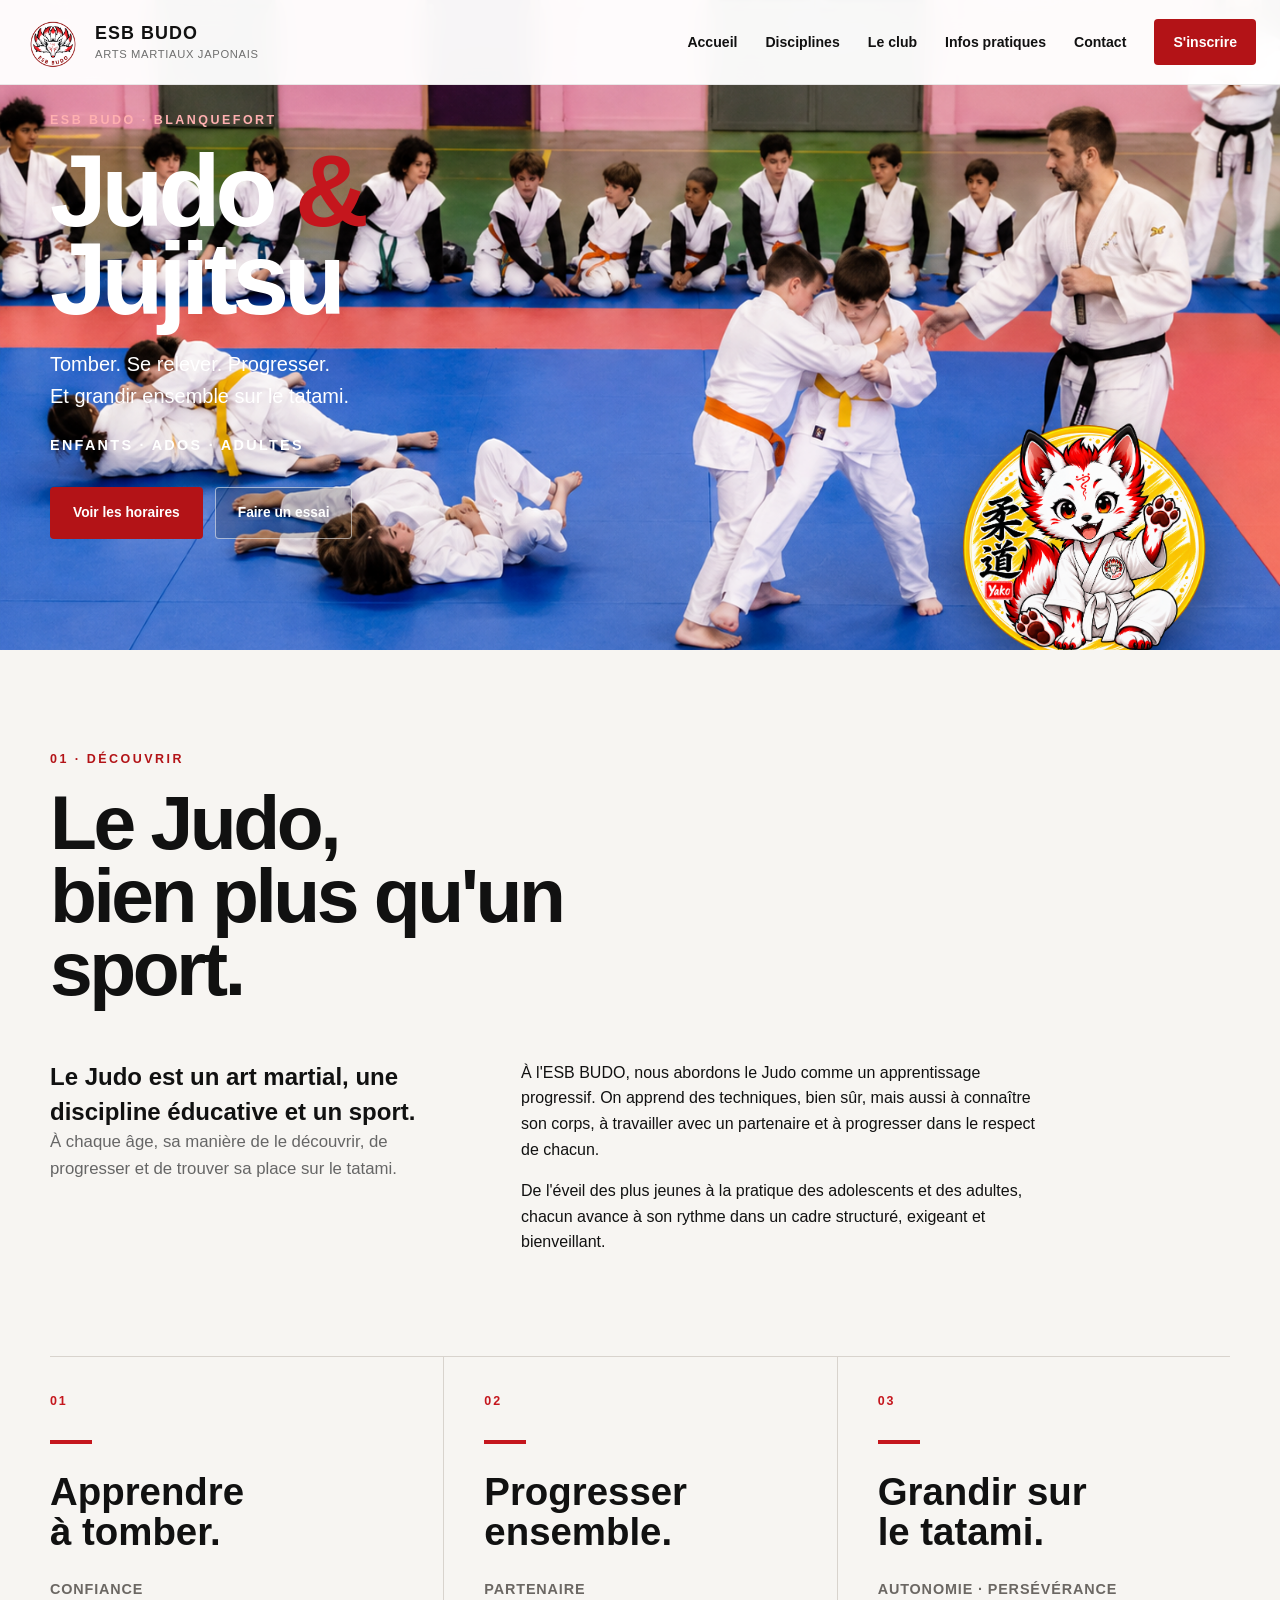
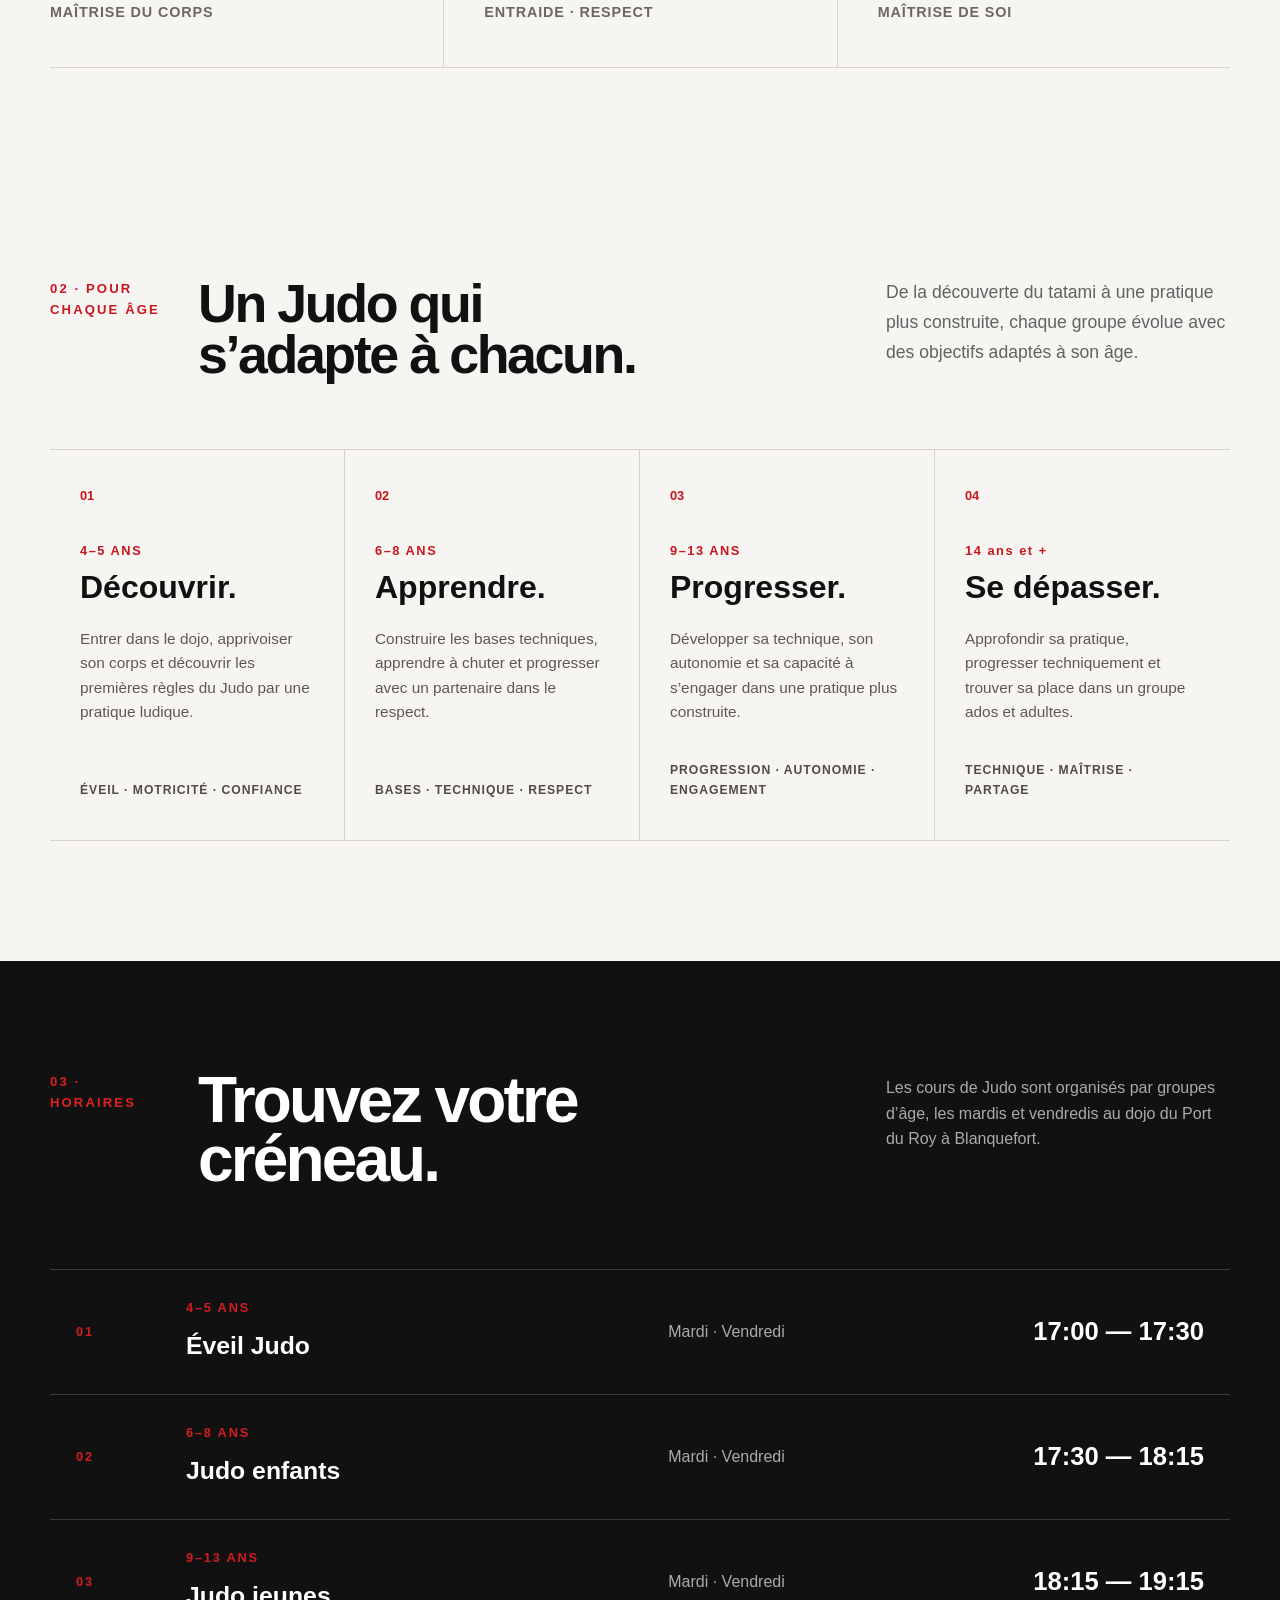
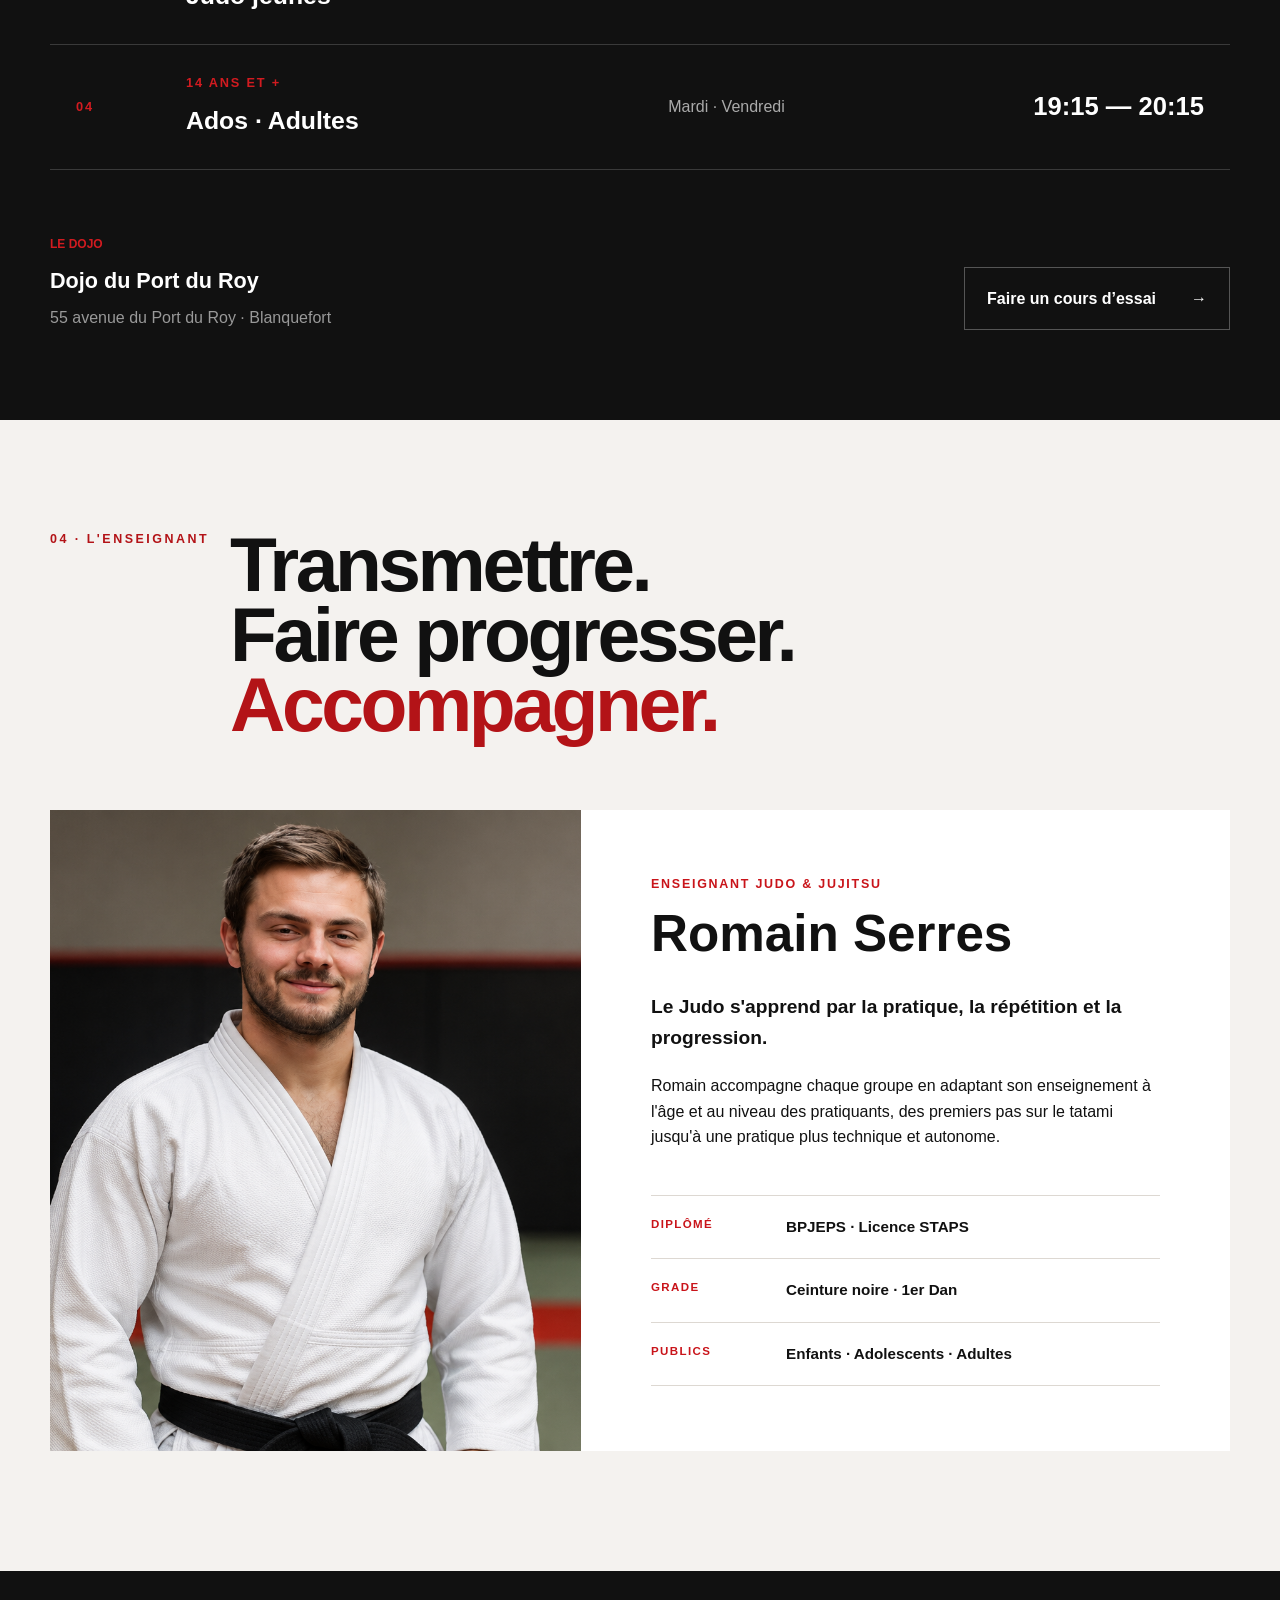
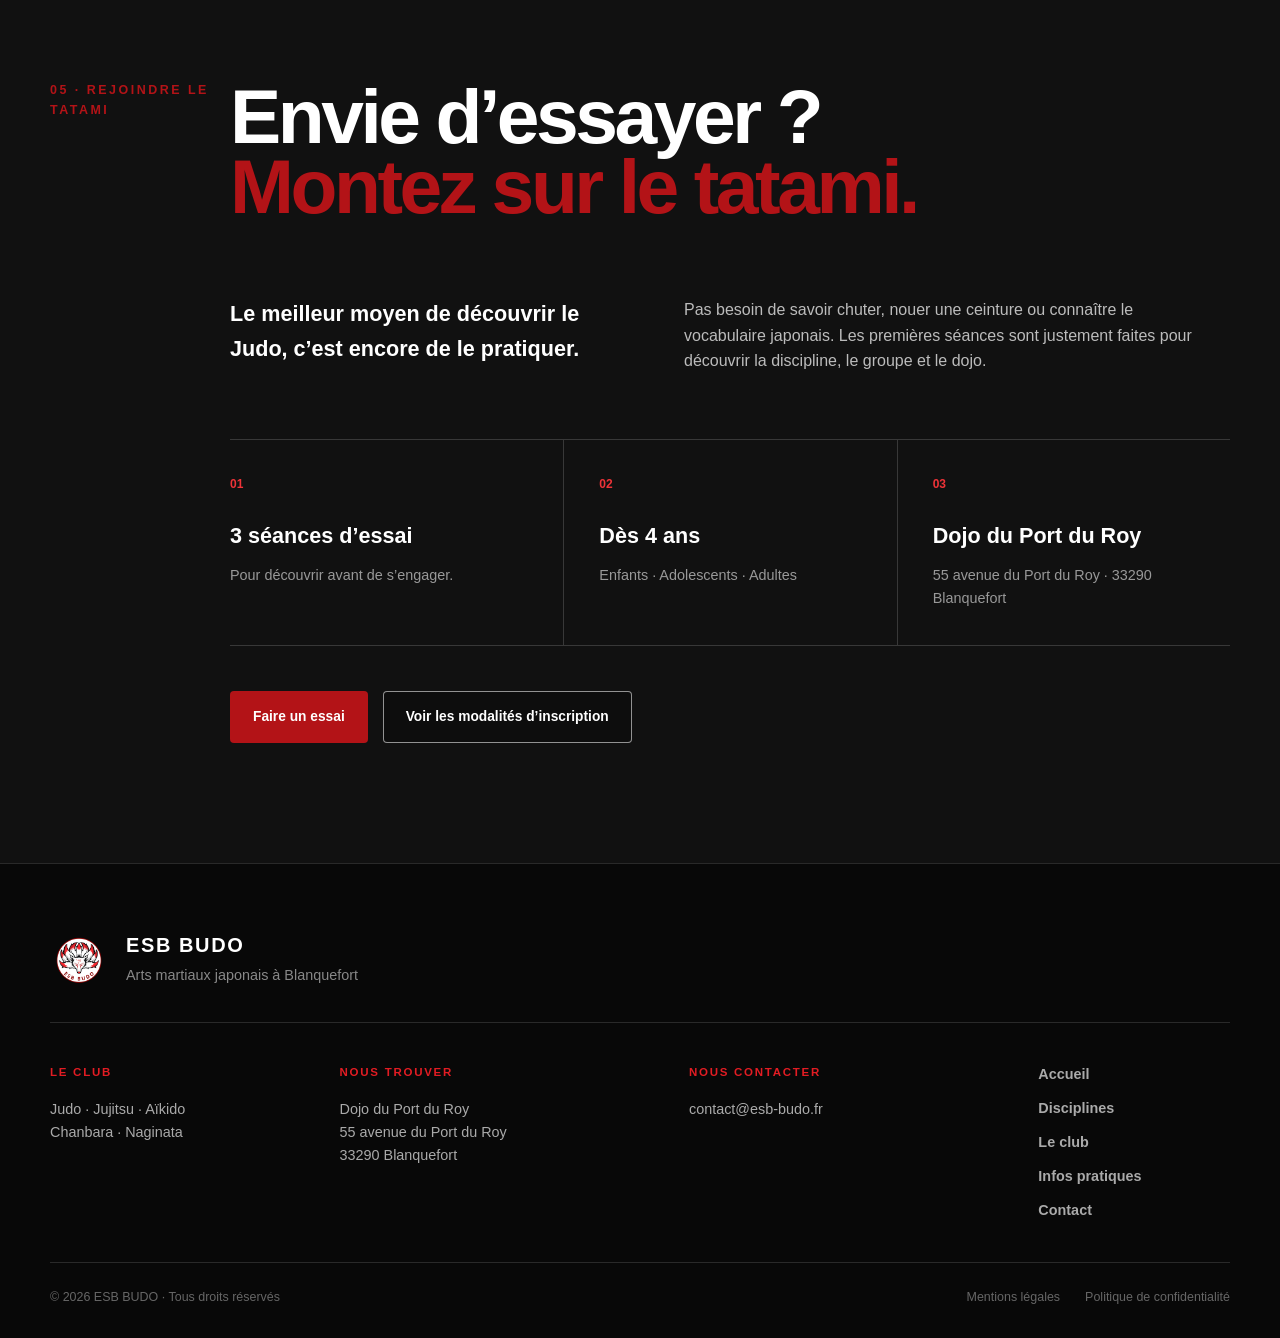
<file: judo.html>
<!DOCTYPE html>
<html lang="fr">
<head>
    <meta charset="UTF-8">
    <meta name="viewport" content="width=device-width, initial-scale=1.0">

    <title>Judo & Jujitsu à Blanquefort | ESB BUDO</title>
    <meta name="description"
          content="Découvrez le Judo et le Jujitsu à l'ESB BUDO à Blanquefort. Cours pour enfants, adolescents et adultes.">

    <link rel="stylesheet" href="assets/css/style.css">
</head>

<body>

    <!-- =========================
         EN-TÊTE
    ========================== -->
    <header class="site-header">
        <div class="header-inner">

            <a class="brand" href="index.html" aria-label="ESB BUDO - Accueil">
                <img
                    src="assets/images/logo/logo-esb-budo.png"
                    alt="Logo ESB BUDO"
                    class="brand-logo"
                >
                <div class="brand-text">
                    <strong>ESB BUDO</strong>
                    <span>ARTS MARTIAUX JAPONAIS</span>
                </div>
            </a>

            <button
                class="menu-toggle"
                type="button"
                aria-label="Ouvrir le menu"
                aria-expanded="false">
                <span></span>
                <span></span>
                <span></span>
            </button>

            <nav class="main-nav" aria-label="Navigation principale">
                <a href="index.html">Accueil</a>
                <a href="index.html#disciplines">Disciplines</a>
                <a href="index.html#club">Le club</a>
                <a href="index.html#infos">Infos pratiques</a>
                <a href="index.html#contact">Contact</a>
                <a href="index.html#inscription" class="nav-cta">S'inscrire</a>
            </nav>

        </div>
    </header>


    <main>

        <!-- =========================
             HERO JUDO
        ========================== -->
        <section class="discipline-hero discipline-hero-judo">

            <div class="discipline-hero-overlay"></div>

            <div class="container discipline-hero-content">

                <div class="discipline-hero-text">

                    <p class="eyebrow">ESB BUDO · BLANQUEFORT</p>

                    <h1>
                        Judo <span>&</span><br>
                        Jujitsu
                    </h1>

                    <p class="discipline-hero-intro">
                        Tomber. Se relever. Progresser.
                        <br>
                        Et grandir ensemble sur le tatami.
                    </p>

                    <p class="discipline-hero-public">
                        ENFANTS · ADOS · ADULTES
                    </p>

                    <div class="hero-actions">
                        <a href="#horaires" class="btn btn-primary">
                            Voir les horaires
                        </a>

                        <a href="#essai" class="btn btn-secondary">
                            Faire un essai
                        </a>
                    </div>

                </div>

                <img
                    src="assets/images/mascottes/mascotte-judo-yako.png"
                    alt=""
                    class="discipline-hero-mascot"
                    aria-hidden="true"
                >

            </div>

        </section>


       <!-- =========================
            01 · DÉCOUVRIR LE JUDO
        ========================== -->
        <section class="section discipline-intro">

            <div class="container">

                <p class="section-kicker">01 · DÉCOUVRIR</p>

                <h2>
                    Le Judo,<br>
                    bien plus qu'un sport.
                </h2>

                <div class="discipline-intro-grid">

                    <div class="discipline-intro-lead">
                        <p class="lead">
                            Le Judo est un art martial, une discipline éducative
                            et un sport.
                        </p>

                        <p>
                            À chaque âge, sa manière de le découvrir,
                            de progresser et de trouver sa place sur le tatami.
                        </p>
                    </div>

                    <div class="discipline-intro-copy">

                        <p>
                            À l'ESB BUDO, nous abordons le Judo comme un apprentissage
                            progressif. On apprend des techniques, bien sûr, mais aussi
                            à connaître son corps, à travailler avec un partenaire
                            et à progresser dans le respect de chacun.
                        </p>

                        <p>
                            De l'éveil des plus jeunes à la pratique des adolescents
                            et des adultes, chacun avance à son rythme dans un cadre
                            structuré, exigeant et bienveillant.
                        </p>

                    </div>

                </div>


                <!-- LES 3 PILIERS -->
                <div class="judo-values">

                    <article class="judo-value">
                        <span class="judo-value-number">01</span>

                        <div class="judo-value-line"></div>

                        <h3>Apprendre<br>à tomber.</h3>

                        <p>
                            Confiance<br>
                            Maîtrise du corps
                        </p>
                    </article>


                    <article class="judo-value">
                        <span class="judo-value-number">02</span>

                        <div class="judo-value-line"></div>

                        <h3>Progresser<br>ensemble.</h3>

                        <p>
                            Partenaire<br>
                            Entraide · Respect
                        </p>
                    </article>


                    <article class="judo-value">
                        <span class="judo-value-number">03</span>

                        <div class="judo-value-line"></div>

                        <h3>Grandir sur<br>le tatami.</h3>

                        <p>
                            Autonomie · Persévérance<br>
                            Maîtrise de soi
                        </p>
                    </article>

                </div>

            </div>

        </section>

        <!-- =========================
            02 · UN JUDO POUR CHAQUE ÂGE
        ========================= -->
        <section class="judo-ages" id="publics">
            <div class="page-container">

                <div class="section-heading">
                    <span class="section-number">02 · POUR CHAQUE ÂGE</span>
                    <h2>Un Judo qui<br>s’adapte à chacun.</h2>
                    <p>
                        De la découverte du tatami à une pratique plus construite,
                        chaque groupe évolue avec des objectifs adaptés à son âge.
                    </p>
                </div>

                <div class="judo-age-grid">

                    <article class="judo-age-card">
                        <span class="judo-age-number">01</span>
                        <div class="judo-age-range">4–5 ANS</div>
                        <h3>Découvrir.</h3>
                        <p>
                            Entrer dans le dojo, apprivoiser son corps et découvrir
                            les premières règles du Judo par une pratique ludique.
                        </p>
                        <span class="judo-age-keywords">
                            ÉVEIL · MOTRICITÉ · CONFIANCE
                        </span>
                    </article>

                    <article class="judo-age-card">
                        <span class="judo-age-number">02</span>
                        <div class="judo-age-range">6–8 ANS</div>
                        <h3>Apprendre.</h3>
                        <p>
                            Construire les bases techniques, apprendre à chuter
                            et progresser avec un partenaire dans le respect.
                        </p>
                        <span class="judo-age-keywords">
                            BASES · TECHNIQUE · RESPECT
                        </span>
                    </article>

                    <article class="judo-age-card">
                        <span class="judo-age-number">03</span>
                        <div class="judo-age-range">9–13 ANS</div>
                        <h3>Progresser.</h3>
                        <p>
                            Développer sa technique, son autonomie et sa capacité
                            à s’engager dans une pratique plus construite.
                        </p>
                        <span class="judo-age-keywords">
                            PROGRESSION · AUTONOMIE · ENGAGEMENT
                        </span>
                    </article>

                    <article class="judo-age-card">
                        <span class="judo-age-number">04</span>
                        <div class="judo-age-range">14 ans et +</div>
                        <h3>Se dépasser.</h3>
                        <p>
                            Approfondir sa pratique, progresser techniquement
                            et trouver sa place dans un groupe ados et adultes.
                        </p>
                        <span class="judo-age-keywords">
                            TECHNIQUE · MAÎTRISE · PARTAGE
                        </span>
                    </article>

                </div>

            </div>
        </section>

        <!-- =========================
            03 · HORAIRES
        ========================= -->
        <section class="judo-schedule" id="horaires">
            <div class="page-container">

                <div class="schedule-heading">
                    <span class="schedule-number">03 · HORAIRES</span>

                    <h2>Trouvez votre<br>créneau.</h2>

                    <p>
                        Les cours de Judo sont organisés par groupes d’âge,
                        les mardis et vendredis au dojo du Port du Roy à Blanquefort.
                    </p>
                </div>

                <div class="schedule-list">

                    <div class="schedule-row">
                        <span class="schedule-index">01</span>

                        <div class="schedule-public">
                            <span class="schedule-age">4–5 ANS</span>
                            <strong>Éveil Judo</strong>
                        </div>

                        <div class="schedule-days">
                            Mardi · Vendredi
                        </div>

                        <time class="schedule-time">
                            17:00 — 17:30
                        </time>
                    </div>

                    <div class="schedule-row">
                        <span class="schedule-index">02</span>

                        <div class="schedule-public">
                            <span class="schedule-age">6–8 ANS</span>
                            <strong>Judo enfants</strong>
                        </div>

                        <div class="schedule-days">
                            Mardi · Vendredi
                        </div>

                        <time class="schedule-time">
                            17:30 — 18:15
                        </time>
                    </div>

                    <div class="schedule-row">
                        <span class="schedule-index">03</span>

                        <div class="schedule-public">
                            <span class="schedule-age">9–13 ANS</span>
                            <strong>Judo jeunes</strong>
                        </div>

                        <div class="schedule-days">
                            Mardi · Vendredi
                        </div>

                        <time class="schedule-time">
                            18:15 — 19:15
                        </time>
                    </div>

                    <div class="schedule-row">
                        <span class="schedule-index">04</span>

                        <div class="schedule-public">
                            <span class="schedule-age">14 ANS ET +</span>
                            <strong>Ados · Adultes</strong>
                        </div>

                        <div class="schedule-days">
                            Mardi · Vendredi
                        </div>

                        <time class="schedule-time">
                            19:15 — 20:15
                        </time>
                    </div>

                </div>

                <div class="schedule-footer">

                    <div class="schedule-location">
                        <span>LE DOJO</span>
                        <strong>Dojo du Port du Roy</strong>
                        <p>55 avenue du Port du Roy · Blanquefort</p>
                    </div>

                    <a href="#essai" class="schedule-cta">
                        Faire un cours d’essai
                        <span aria-hidden="true">→</span>
                    </a>

                </div>

            </div>
        </section>

        <!-- =========================
            04 · L'ENSEIGNANT
        ========================= -->
        <section class="judo-teacher" id="enseignant">
        <div class="judo-teacher-inner">

            <div class="judo-teacher-heading">
            <span class="section-kicker">04 · L'ENSEIGNANT</span>

            <h2>
                Transmettre.<br>
                Faire progresser.<br>
                <span>Accompagner.</span>
            </h2>
            </div>

            <div class="judo-teacher-profile">

            <div class="judo-teacher-visual">
                <img
                src="assets/images/judo/Romain SERRES-prof-judo.png"
                alt=""
                class="judo-teacher-mascot"
                >
            </div>

            <div class="judo-teacher-content">
                <p class="judo-teacher-role">ENSEIGNANT JUDO &amp; JUJITSU</p>

                <h3>Romain Serres</h3>

                <p class="judo-teacher-intro">
                Le Judo s'apprend par la pratique, la répétition et la progression.
                </p>

                <p>
                Romain accompagne chaque groupe en adaptant son enseignement
                à l'âge et au niveau des pratiquants, des premiers pas sur le
                tatami jusqu'à une pratique plus technique et autonome.
                </p>

                <div class="judo-teacher-details">

                <div class="teacher-detail">
                    <span>DIPLÔMÉ</span>
                    <strong>BPJEPS · Licence STAPS</strong>
                </div>

                <div class="teacher-detail">
                    <span>GRADE</span>
                    <strong>Ceinture noire · 1er Dan</strong>
                </div>

                <div class="teacher-detail">
                    <span>PUBLICS</span>
                    <strong>Enfants · Adolescents · Adultes</strong>
                </div>

                </div>
            </div>

            </div>

        </div>
        </section>

        <!-- ==========================================
            05 · REJOINDRE LE TATAMI
        =========================================== -->
        <section class="judo-join" id="essai">
        <div class="judo-join-inner">

            <div class="judo-join-heading">
            <p class="section-kicker">05 · REJOINDRE LE TATAMI</p>

            <h2>
                Envie d’essayer ?<br>
                <span>Montez sur le tatami.</span>
            </h2>
            </div>

            <div class="judo-join-content">

            <div class="judo-join-text">
                <p class="judo-join-intro">
                Le meilleur moyen de découvrir le Judo,
                c’est encore de le pratiquer.
                </p>

                <p>
                Pas besoin de savoir chuter, nouer une ceinture ou connaître
                le vocabulaire japonais. Les premières séances sont justement
                faites pour découvrir la discipline, le groupe et le dojo.
                </p>
            </div>

            <div class="judo-join-info">

                <div class="join-info-item">
                <span>01</span>
                <strong>3 séances d’essai</strong>
                <p>Pour découvrir avant de s’engager.</p>
                </div>

                <div class="join-info-item">
                <span>02</span>
                <strong>Dès 4 ans</strong>
                <p>Enfants · Adolescents · Adultes</p>
                </div>

                <div class="join-info-item">
                <span>03</span>
                <strong>Dojo du Port du Roy</strong>
                <p>55 avenue du Port du Roy · 33290 Blanquefort</p>
                </div>

            </div>

            <div class="judo-join-actions">
                <a href="#" class="btn btn-light">Faire un essai</a>
                <a href="#" class="btn btn-outline-light">
                Voir les modalités d’inscription
                </a>
            </div>

            </div>

        </div>
        </section>


        <!-- ==========================================
            FOOTER
        =========================================== -->
        <footer class="site-footer">
        <div class="footer-inner">

            <div class="footer-brand">
            <img
                src="assets/images/logo/logo-esb-budo.png"
                alt="Logo ESB BUDO"
            >

            <div>
                <strong>ESB BUDO</strong>
                <span>Arts martiaux japonais à Blanquefort</span>
            </div>
            </div>

            <div class="footer-content">

            <div class="footer-block">
                <p class="footer-title">LE CLUB</p>
                <p>
                Judo · Jujitsu · Aïkido<br>
                Chanbara · Naginata
                </p>
            </div>

            <div class="footer-block">
                <p class="footer-title">NOUS TROUVER</p>
                <p>
                Dojo du Port du Roy<br>
                55 avenue du Port du Roy<br>
                33290 Blanquefort
                </p>
            </div>

            <div class="footer-block">
                <p class="footer-title">NOUS CONTACTER</p>
                <p>
                <a href="mailto:contact@esb-budo.fr">
                    contact@esb-budo.fr
                </a>
                </p>
            </div>

            <nav class="footer-nav" aria-label="Navigation de pied de page">
                <a href="index.html">Accueil</a>
                <a href="index.html#disciplines">Disciplines</a>
                <a href="index.html#club">Le club</a>
                <a href="index.html#infos">Infos pratiques</a>
                <a href="index.html#contact">Contact</a>
            </nav>

            </div>

            <div class="footer-bottom">
            <p>© 2026 ESB BUDO · Tous droits réservés</p>

            <div>
                <a href="mentions-legales.html">Mentions légales</a>
                <a href="politique-confidentialite.html">
                Politique de confidentialité
                </a>
            </div>
            </div>

        </div>
        </footer>

    </main>


    <script src="assets/js/main.js"></script>

</body>
</html>
</file>
<file: assets/css/style.css>
/* =========================================================
   ESB BUDO — STYLE CLEAN
   Reconstruction 24/08/2026
   ========================================================= */

:root {
    --red: #b31317;
    --red-dark: #8f0d10;
    --black: #111;
    --dark: #191919;
    --white: #fff;
    --off-white: #f6f4f0;
    --grey: #6f6f6f;
    --line: #dedbd5;
    --judo: #e78a32;
    --aikido: #769b4b;
    --chanbara: #356da8;
    --naginata: #76549b;
    --container: 1240px;
    --content: 1180px;
}

/* ===== RESET / SÉCURITÉ RESPONSIVE ===== */
*,
*::before,
*::after {
    box-sizing: border-box
}

html {
    scroll-behavior: smooth;
    overflow-x: hidden
}

body {
    margin: 0;
    min-width: 0;
    overflow-x: hidden;
    font-family: Arial, Helvetica, sans-serif;
    color: var(--black);
    background: var(--white);
    line-height: 1.6
}

img {
    display: block;
    max-width: 100%;
    height: auto
}

a {
    color: inherit;
    text-decoration: none
}

button,
a {
    -webkit-tap-highlight-color: transparent
}

h1,
h2,
h3,
p {
    margin-top: 0
}

h1,
h2,
h3 {
    line-height: 1.05
}

.container,
.page-container,
.judo-teacher-inner,
.judo-join-inner,
.footer-inner {
    width: min(var(--content), calc(100% - 48px));
    margin-inline: auto;
    min-width: 0;
}

.section {
    padding: 110px 0
}

.section-kicker,
.eyebrow {
    margin: 0 0 16px;
    color: var(--red);
    font-size: .78rem;
    font-weight: 800;
    letter-spacing: .2em;
    text-transform: uppercase
}

h1 {
    margin-bottom: 28px;
    font-size: clamp(3.5rem, 7vw, 7.5rem);
    font-weight: 900;
    letter-spacing: -.055em
}

h2 {
    margin-bottom: 0;
    font-size: clamp(2.6rem, 5vw, 5rem);
    font-weight: 900;
    letter-spacing: -.045em
}

h1 span,
h2 span {
    color: var(--red)
}

/* ===== HEADER ===== */
.site-header {
    position: fixed;
    z-index: 1000;
    inset: 0 0 auto;
    width: 100%;
    background: rgba(255, 255, 255, .96);
    border-bottom: 1px solid rgba(0, 0, 0, .08);
    backdrop-filter: blur(12px)
}

.header-inner {
    width: min(1380px, calc(100% - 48px));
    min-height: 84px;
    margin-inline: auto;
    display: flex;
    align-items: center;
    justify-content: space-between;
    gap: 30px;
    min-width: 0
}

.brand {
    display: flex;
    align-items: center;
    gap: 13px;
    min-width: 0
}

.brand-logo {
    width: 58px;
    height: 58px;
    object-fit: contain;
    flex: none
}

.brand-text {
    display: flex;
    flex-direction: column;
    line-height: 1.15;
    min-width: 0
}

.brand-text strong {
    font-size: 1.12rem;
    font-weight: 900;
    letter-spacing: .06em
}

.brand-text span {
    margin-top: 5px;
    color: var(--grey);
    font-size: .7rem;
    letter-spacing: .06em;
    text-transform: uppercase
}

.main-nav {
    display: flex;
    align-items: center;
    gap: 28px;
    font-size: .88rem;
    font-weight: 700
}

.main-nav>a:not(.nav-cta) {
    position: relative;
    padding: 30px 0
}

.main-nav>a:not(.nav-cta)::after {
    content: "";
    position: absolute;
    left: 0;
    bottom: 22px;
    width: 0;
    height: 2px;
    background: var(--red);
    transition: .2s
}

.main-nav>a:not(.nav-cta):hover::after {
    width: 100%
}

.nav-cta {
    padding: 12px 19px;
    color: #fff;
    background: var(--red);
    border-radius: 4px
}

.nav-cta:hover {
    background: var(--red-dark)
}

.menu-toggle {
    display: none;
    width: 42px;
    height: 42px;
    padding: 8px;
    background: transparent;
    border: 0;
    cursor: pointer
}

.menu-toggle span {
    display: block;
    width: 24px;
    height: 3px;
    margin: 5px auto;
    background: var(--black)
}

/* ===== BOUTONS ===== */
.btn {
    min-height: 52px;
    padding: 14px 22px;
    display: inline-flex;
    align-items: center;
    justify-content: center;
    border: 1px solid transparent;
    border-radius: 4px;
    font-size: .86rem;
    font-weight: 800;
    transition: transform .2s, background .2s, border-color .2s;
    max-width: 100%
}

.btn:hover {
    transform: translateY(-2px)
}

.btn-primary,
.btn-light {
    color: #fff;
    background: var(--red)
}

.btn-primary:hover,
.btn-light:hover {
    background: var(--red-dark)
}

.btn-secondary,
.btn-outline-light {
    color: #fff;
    border-color: rgba(255, 255, 255, .55);
    background: rgba(0, 0, 0, .18)
}

.btn-dark {
    color: #fff;
    background: #111
}

/* ===== ACCUEIL : HERO ===== */
.hero {
    position: relative;
    min-height: 820px;
    height: 100vh;
    overflow: hidden;
    display: flex;
    align-items: center;
    color: #fff;
    background: #111
}

.hero-background {
    position: absolute;
    inset: 0;
    width: 100%;
    height: 100%;
    object-fit: cover;
    opacity: .78
}

.hero-overlay {
    position: absolute;
    inset: 0;
    background: linear-gradient(90deg, rgba(0, 0, 0, .88), rgba(0, 0, 0, .7) 38%, rgba(0, 0, 0, .28) 68%, rgba(0, 0, 0, .12)), linear-gradient(0deg, rgba(0, 0, 0, .45), transparent 45%)
}

.hero-content {
    position: relative;
    z-index: 3;
    width: min(var(--container), calc(100% - 48px));
    margin: 84px auto 0;
    min-width: 0
}

.hero-copy {
    width: min(720px, 68%);
    min-width: 0
}

.hero .eyebrow {
    color: #f3b1b1
}

.hero-intro {
    max-width: 650px;
    margin-bottom: 28px;
    color: rgba(255, 255, 255, .88);
    font-size: clamp(1rem, 1.4vw, 1.22rem)
}

.hero-values {
    margin-bottom: 34px;
    display: flex;
    align-items: center;
    gap: 13px;
    font-size: .76rem;
    font-weight: 800;
    letter-spacing: .16em;
    text-transform: uppercase;
    flex-wrap: wrap
}

.hero-values i {
    width: 4px;
    height: 4px;
    background: var(--red);
    border-radius: 50%
}

.hero-actions {
    display: flex;
    flex-wrap: wrap;
    gap: 12px
}

.hero-torii {
    position: absolute;
    z-index: 2;
    right: -4%;
    bottom: -10%;
    width: min(48vw, 750px);
    opacity: .25;
    pointer-events: none
}

/* ===== ACCUEIL : INTRO / DISCIPLINES ===== */
.club-intro {
    background: var(--off-white)
}

.intro-grid {
    display: grid;
    grid-template-columns: minmax(0, 1fr) minmax(0, .8fr);
    align-items: end;
    gap: 100px
}

.intro-text {
    padding-bottom: 5px;
    color: #4d4d4d;
    font-size: 1.06rem
}

.disciplines,
.disciplines-section {
    overflow: hidden
}

.disciplines-section {
    padding: 110px 0 130px;
    background: #f7f5f2
}

.section-heading {
    margin-bottom: 65px;
    display: flex;
    align-items: end;
    justify-content: space-between;
    gap: 60px;
    min-width: 0
}

.section-heading>p {
    max-width: 580px;
    margin: 0;
    color: #626262;
    font-size: 1.1rem;
    line-height: 1.7
}

.discipline-grid {
    display: grid;
    grid-template-columns: repeat(2, minmax(0, 1fr));
    gap: 32px
}

.discipline-card {
    --discipline-color: var(--red);
    position: relative;
    min-height: 620px;
    overflow: hidden;
    background: #fff;
    border-radius: 4px;
    box-shadow: 0 18px 45px rgba(0, 0, 0, .08);
    transition: .3s
}

.discipline-card:hover {
    transform: translateY(-6px);
    box-shadow: 0 24px 55px rgba(0, 0, 0, .13)
}

.discipline-judo {
    --discipline-color: var(--judo)
}

.discipline-aikido {
    --discipline-color: var(--aikido)
}

.discipline-chanbara {
    --discipline-color: var(--chanbara)
}

.discipline-naginata {
    --discipline-color: var(--naginata)
}

.discipline-photo {
    position: relative;
    height: 310px;
    overflow: hidden;
    background: #222
}

.discipline-photo::after {
    content: "";
    position: absolute;
    inset: 0;
    background: linear-gradient(to top, rgba(0, 0, 0, .28), transparent 55%)
}

.discipline-photo img {
    width: 100%;
    height: 100%;
    object-fit: cover;
    transition: transform .6s
}

.discipline-card:hover .discipline-photo img {
    transform: scale(1.04)
}

.discipline-content {
    position: relative;
    z-index: 2;
    display: grid;
    grid-template-columns: 55px minmax(0, 1fr);
    gap: 15px;
    padding: 32px 190px 38px 32px;
    border-top: 6px solid var(--discipline-color);
    min-width: 0
}

.discipline-number,
.discipline-label,
.discipline-japanese {
    color: var(--discipline-color);
    font-size: .78rem;
    font-weight: 900;
    letter-spacing: .12em
}

.discipline-label {
    display: block;
    margin-bottom: 7px
}

.discipline-content h3 {
    margin: 0 0 12px;
    font-size: 2.2rem
}

.discipline-content p {
    margin: 0 0 16px;
    color: #626262;
    font-size: .96rem
}

.discipline-public {
    display: block;
    margin-bottom: 18px;
    color: #222;
    font-size: .82rem;
    font-weight: 800
}

.discipline-link {
    color: var(--discipline-color);
    font-size: .9rem;
    font-weight: 900
}

.discipline-mascot {
    position: absolute;
    z-index: 3;
    right: -12px;
    bottom: -8px;
    width: 205px;
    max-height: 245px;
    object-fit: contain;
    object-position: right bottom;
    pointer-events: none;
    filter: drop-shadow(0 10px 10px rgba(0, 0, 0, .12))
}

/* ===== ACCUEIL : INFOS / INSCRIPTIONS ===== */
.practical {
    color: #fff;
    background: #111
}

.practical-grid {
    display: grid;
    grid-template-columns: minmax(0, .75fr) minmax(0, 1.25fr);
    gap: 90px
}

.practical-heading>p:last-child {
    max-width: 430px;
    margin-top: 28px;
    color: #bdbdbd
}

.practical-cards {
    display: grid;
    grid-template-columns: repeat(3, minmax(0, 1fr));
    border-top: 1px solid #444
}

.info-card {
    min-height: 280px;
    padding: 30px 25px;
    border-right: 1px solid #444
}

.info-card:first-child {
    border-left: 1px solid #444
}

.info-number {
    display: block;
    margin-bottom: 55px;
    color: var(--red);
    font-size: .72rem;
    font-weight: 800
}

.info-card h3 {
    margin-bottom: 16px;
    font-size: 1.55rem
}

.info-card p {
    margin: 0;
    color: #bdbdbd;
    font-size: .88rem
}

.registration {
    background: var(--red)
}

.registration-inner {
    display: grid;
    grid-template-columns: 130px minmax(0, 1fr) auto;
    align-items: center;
    gap: 45px
}

.registration-logo {
    width: 125px;
    height: 125px;
    object-fit: contain
}

.registration h2 {
    margin-bottom: 15px;
    color: #fff;
    font-size: clamp(2.2rem, 4vw, 4.2rem)
}

.registration p:last-child {
    max-width: 680px;
    margin: 0;
    color: rgba(255, 255, 255, .83)
}

/* ===== PAGE JUDO : HERO ===== */
.discipline-hero {
    position: relative;
    min-height: 650px;
    display: flex;
    align-items: center;
    overflow: hidden;
    background: #111;
    color: #fff
}

.discipline-hero-judo {
    background-image: url("../images/judo/judo-accueil.png");
    background-size: cover;
    background-position: center;
    background-repeat: no-repeat;
}

.discipline-hero-content {
    position: relative;
    z-index: 2;
    width: min(var(--content), calc(100% - 48px));
    min-height: 650px;
    margin-inline: auto;
    display: flex;
    align-items: center;
    min-width: 0
}

.discipline-hero-text {
    position: relative;
    z-index: 3;
    width: min(650px, 100%);
    padding: 80px 0;
    min-width: 0
}

.discipline-hero .eyebrow {
    color: #ffb0b0
}

.discipline-hero h1 {
    margin: 0 0 25px;
    color: #fff;
    font-size: clamp(4rem, 8vw, 7rem);
    line-height: .86
}

.discipline-hero h1 span {
    color: #c5161d
}

.discipline-hero-intro {
    max-width: 520px;
    margin: 0 0 22px;
    font-size: 1.25rem
}

.discipline-hero-public {
    margin: 0 0 30px;
    font-size: .9rem;
    font-weight: 800;
    letter-spacing: .16em
}

.discipline-hero-mascot {
    position: absolute;
    right: 2%;
    bottom: -15px;
    width: min(245px, 19vw);
    z-index: 2;
    filter: drop-shadow(0 18px 25px rgba(0, 0, 0, .35))
}

/* ===== JUDO 01 ===== */
.discipline-intro {
    background: #f7f5f2;
    padding: 100px 0
}

.discipline-intro h2 {
    max-width: 700px;
    margin: 0 0 55px;
    font-size: clamp(2.8rem, 6vw, 5.3rem);
    line-height: .95
}

.discipline-intro-grid {
    display: grid;
    grid-template-columns: minmax(0, .85fr) minmax(0, 1.15fr);
    gap: 80px;
    max-width: 1000px
}

.discipline-intro-grid .lead {
    margin: 0;
    font-size: 1.5rem;
    line-height: 1.45;
    font-weight: 700
}

.discipline-intro-lead>p:not(.lead) {
    max-width: 420px;
    margin: 0;
    color: #666;
    font-size: 1.05rem
}

.judo-values {
    display: grid;
    grid-template-columns: repeat(3, minmax(0, 1fr));
    margin-top: 85px;
    border-block: 1px solid #d8d3cd
}

.judo-value {
    min-height: 310px;
    padding: 35px 40px 40px 0
}

.judo-value+.judo-value {
    padding-left: 40px;
    border-left: 1px solid #d8d3cd
}

.judo-value-number {
    display: block;
    margin-bottom: 28px;
    color: #c5161d;
    font-size: .78rem;
    font-weight: 900;
    letter-spacing: .15em
}

.judo-value-line {
    width: 42px;
    height: 4px;
    margin-bottom: 28px;
    background: #c5161d
}

.judo-value h3 {
    margin: 0 0 25px;
    font-size: clamp(1.8rem, 3vw, 2.7rem)
}

.judo-value p {
    margin: 0;
    color: #6b6763;
    font-size: .9rem;
    font-weight: 700;
    text-transform: uppercase;
    letter-spacing: .06em
}

/* ===== JUDO 02 ===== */
.judo-ages {
    padding: 110px 0 120px;
    background: #f7f5f2
}

.judo-ages .section-heading {
    display: grid;
    grid-template-columns: 110px minmax(0, 1.7fr) minmax(0, .9fr);
    gap: 38px;
    align-items: start;
    margin-bottom: 70px
}

.judo-ages .section-number {
    color: #c8171e;
    font-size: .82rem;
    font-weight: 800;
    letter-spacing: .16em;
    text-transform: uppercase
}

.judo-ages .section-heading h2 {
    margin: 0;
    font-size: clamp(2.8rem, 4.2vw, 4.4rem);
    line-height: .94
}

.judo-age-grid {
    display: grid;
    grid-template-columns: repeat(4, minmax(0, 1fr));
    border-block: 1px solid #d8d3ce
}

.judo-age-card {
    min-height: 390px;
    padding: 36px 30px 40px;
    display: flex;
    flex-direction: column;
    border-right: 1px solid #d8d3ce;
    min-width: 0
}

.judo-age-card:last-child {
    border-right: 0
}

.judo-age-number {
    margin-bottom: 34px;
    color: #c8171e;
    font-size: .8rem;
    font-weight: 800
}

.judo-age-range {
    margin-bottom: 10px;
    color: #c8171e;
    font-size: .8rem;
    font-weight: 800;
    letter-spacing: .12em
}

.judo-age-card h3 {
    margin: 0 0 22px;
    font-size: 2rem
}

.judo-age-card p {
    margin: 0 0 30px;
    color: #5e5854;
    font-size: .96rem
}

.judo-age-keywords {
    margin-top: auto;
    color: #514b47;
    font-size: .76rem;
    font-weight: 800;
    letter-spacing: .08em
}

/* ===== JUDO 03 ===== */
.judo-schedule {
    padding: 110px 0 90px;
    background: #111;
    color: #fff
}

.schedule-heading {
    display: grid;
    grid-template-columns: 110px minmax(0, 1.7fr) minmax(0, .9fr);
    gap: 38px;
    align-items: start;
    margin-bottom: 80px
}

.schedule-number {
    color: #e02020;
    font-size: .82rem;
    font-weight: 800;
    letter-spacing: .16em
}

.schedule-heading h2 {
    margin: 0;
    color: #fff;
    font-size: clamp(3rem, 5vw, 4.8rem);
    line-height: .92
}

.schedule-heading p {
    max-width: 420px;
    margin: 4px 0 0;
    color: #aaa
}

.schedule-list {
    border-top: 1px solid #3a3a3a
}

.schedule-row {
    display: grid;
    grid-template-columns: 80px minmax(0, 1.35fr) minmax(0, 1fr) auto;
    gap: 30px;
    align-items: center;
    min-height: 125px;
    padding: 24px 26px;
    border-bottom: 1px solid #3a3a3a;
    transition: .25s;
    min-width: 0
}

.schedule-row:hover {
    background: #1b1b1b;
    padding-left: 34px
}

.schedule-index,
.schedule-age {
    color: #d21b20;
    font-size: .8rem;
    font-weight: 800;
    letter-spacing: .14em
}

.schedule-public {
    display: flex;
    flex-direction: column;
    gap: 7px;
    min-width: 0
}

.schedule-public strong {
    font-size: 1.55rem
}

.schedule-days {
    color: #aaa
}

.schedule-time {
    font-size: clamp(1.45rem, 2vw, 2rem);
    font-weight: 800;
    white-space: nowrap
}

.schedule-footer {
    display: flex;
    justify-content: space-between;
    align-items: flex-end;
    gap: 40px;
    margin-top: 65px
}

.schedule-location {
    display: flex;
    flex-direction: column
}

.schedule-location>span {
    margin-bottom: 10px;
    color: #d21b20;
    font-size: .75rem;
    font-weight: 800
}

.schedule-location strong {
    margin-bottom: 6px;
    font-size: 1.35rem
}

.schedule-location p {
    margin: 0;
    color: #999
}

.schedule-cta {
    display: inline-flex;
    align-items: center;
    gap: 35px;
    padding: 18px 22px;
    border: 1px solid #555;
    font-weight: 800;
    max-width: 100%
}

/* ===== JUDO 04 ===== */
.judo-teacher {
    background: #f4f2ef;
    padding: 110px 0 120px
}

.judo-teacher-heading {
    display: grid;
    grid-template-columns: 180px minmax(0, 1fr);
    align-items: start;
    margin-bottom: 70px
}

.judo-teacher-heading h2 {
    margin: 0;
    font-size: clamp(3rem, 6vw, 5.5rem);
    line-height: .91
}

.judo-teacher-profile {
    display: grid;
    grid-template-columns: minmax(320px, .9fr) minmax(0, 1.1fr);
    min-height: 520px
}

.judo-teacher-visual {
    position: relative;
    overflow: hidden;
    background: #111;
    min-height: 520px
}

.judo-teacher-mascot {
    position: absolute;
    inset: 0;
    width: 100%;
    height: 100%;
    object-fit: cover;
    object-position: center 25%
}

.judo-teacher-content {
    background: #fff;
    padding: 65px 70px;
    min-width: 0
}

.judo-teacher-role {
    margin: 0 0 12px;
    color: #c9141a;
    font-size: .78rem;
    font-weight: 800;
    letter-spacing: .14em
}

.judo-teacher-content h3 {
    margin: 0 0 32px;
    font-size: clamp(2.4rem, 4vw, 4rem)
}

.judo-teacher-intro {
    font-size: 1.2rem;
    font-weight: 700
}

.judo-teacher-details {
    margin-top: 45px;
    border-top: 1px solid #ddd8d2
}

.teacher-detail {
    display: grid;
    grid-template-columns: 110px minmax(0, 1fr);
    gap: 25px;
    padding: 19px 0;
    border-bottom: 1px solid #ddd8d2
}

.teacher-detail span {
    color: #c9141a;
    font-size: .72rem;
    font-weight: 800;
    letter-spacing: .12em
}

.teacher-detail strong {
    font-size: .95rem
}

/* ===== JUDO 05 ===== */
.judo-join {
    background: #111;
    color: #fff;
    padding: 110px 0 120px
}

.judo-join-heading {
    display: grid;
    grid-template-columns: 180px minmax(0, 1fr);
    align-items: start;
    margin-bottom: 75px
}

.judo-join-heading h2 {
    margin: 0;
    max-width: 900px;
    color: #fff;
    font-size: clamp(3.2rem, 6vw, 5.8rem);
    line-height: .92
}

.judo-join-content {
    margin-left: 180px;
    min-width: 0
}

.judo-join-text {
    display: grid;
    grid-template-columns: minmax(0, .8fr) minmax(0, 1.2fr);
    gap: 90px;
    padding-bottom: 65px
}

.judo-join-text p {
    margin: 0;
    max-width: 520px;
    color: #bcbcbc
}

.judo-join-text .judo-join-intro {
    color: #fff;
    font-size: 1.35rem;
    font-weight: 700
}

.judo-join-info {
    display: grid;
    grid-template-columns: repeat(3, minmax(0, 1fr));
    border-block: 1px solid #383838
}

.join-info-item {
    min-height: 190px;
    padding: 35px 35px 35px 0
}

.join-info-item+.join-info-item {
    padding-left: 35px;
    border-left: 1px solid #383838
}

.join-info-item span {
    display: block;
    margin-bottom: 25px;
    color: #ef3338;
    font-size: .75rem;
    font-weight: 800
}

.join-info-item strong {
    display: block;
    margin-bottom: 10px;
    font-size: 1.35rem
}

.join-info-item p {
    margin: 0;
    color: #999;
    font-size: .9rem
}

.judo-join-actions {
    display: flex;
    gap: 15px;
    margin-top: 45px;
    flex-wrap: wrap
}

/* ===== FOOTER ===== */
.site-footer {
    padding: 65px 0 30px;
    color: #fff;
    background: #080808;
    border-top: 1px solid #292929
}

.footer-brand {
    display: flex;
    align-items: center;
    gap: 18px;
    padding-bottom: 35px;
    border-bottom: 1px solid #292929
}

.footer-brand img {
    width: 58px;
    height: 58px;
    object-fit: contain
}

.footer-brand div {
    display: flex;
    flex-direction: column;
    gap: 3px
}

.footer-brand strong {
    font-size: 1.25rem;
    letter-spacing: .08em
}

.footer-brand span {
    color: #888;
    font-size: .9rem
}

.footer-content {
    display: grid;
    grid-template-columns: minmax(0, 1fr) minmax(0, 1.25fr) minmax(0, 1.25fr) minmax(0, .8fr);
    gap: 50px;
    padding: 40px 0
}

.footer-title {
    margin: 0 0 17px;
    color: #e21c23;
    font-size: .72rem;
    font-weight: 800;
    letter-spacing: .15em
}

.footer-block p:not(.footer-title) {
    margin: 0;
    color: #aaa;
    font-size: .9rem
}

.footer-nav {
    display: flex;
    flex-direction: column;
    align-items: flex-start;
    gap: 11px
}

.footer-nav a {
    color: #aaa;
    font-size: .9rem;
    font-weight: 600
}

.footer-bottom {
    display: flex;
    justify-content: space-between;
    gap: 30px;
    padding-top: 25px;
    border-top: 1px solid #292929;
    color: #666;
    font-size: .78rem
}

.footer-bottom p {
    margin: 0
}

.footer-bottom div {
    display: flex;
    gap: 25px
}

/* =========================================================
   TABLETTE / MOBILE — UN SEUL BREAKPOINT STRUCTUREL
   ========================================================= */

/* =========================================================
   TABLETTE — 821 à 1100 px
   ========================================================= */

@media (max-width: 1100px) and (min-width: 821px) {

    /* Conteneurs */
    .container,
    .page-container,
    .judo-teacher-inner,
    .judo-join-inner,
    .footer-inner,
    .hero-content,
    .discipline-hero-content {
        width: calc(100% - 48px);
        max-width: 100%;
    }

    /* HEADER */
    .header-inner {
        width: calc(100% - 48px);
    }

    .main-nav {
        gap: 18px;
        font-size: 0.82rem;
    }

    /* HERO JUDO */
    .discipline-hero-text {
        width: min(570px, 65%);
        padding-top: 130px;
        padding-bottom: 80px;
    }

    .discipline-hero h1 {
        font-size: clamp(4rem, 8vw, 5.8rem);
    }

    .discipline-hero-mascot {
        position: absolute;
        width: 190px;
        right: 1%;
        bottom: 0;
        z-index: 4;
    }

    /* 01 — DÉCOUVRIR */
    .discipline-intro-grid {
        gap: 50px;
    }

    .judo-values {
        grid-template-columns: repeat(3, minmax(0, 1fr));
    }

    /* 02 — POUR CHAQUE ÂGE */
    .judo-ages .section-heading {
        grid-template-columns: 90px minmax(0, 1.4fr) minmax(0, 0.8fr);
        gap: 28px;
    }

    .judo-age-grid {
        grid-template-columns: repeat(2, minmax(0, 1fr));
    }

    .judo-age-card {
        min-height: 330px;
        border-bottom: 1px solid #d8d3ce;
    }

    .judo-age-card:nth-child(2) {
        border-right: 0;
    }

    .judo-age-card:nth-last-child(-n + 2) {
        border-bottom: 0;
    }

    /* 03 — HORAIRES */
    .schedule-heading {
        grid-template-columns: 90px minmax(0, 1.4fr) minmax(0, 0.8fr);
        gap: 28px;
    }

    .schedule-row {
        grid-template-columns:
            55px
            minmax(0, 1.25fr)
            minmax(0, 0.8fr)
            auto;
        gap: 20px;
        padding-inline: 10px;
    }

    .schedule-public strong {
        font-size: 1.35rem;
    }

    .schedule-time {
        font-size: 1.4rem;
    }

    /* 04 — ENSEIGNANT */
    .judo-teacher-heading {
        grid-template-columns: 130px minmax(0, 1fr);
    }

    .judo-teacher-profile {
        grid-template-columns: minmax(280px, 0.8fr) minmax(0, 1.2fr);
    }

    .judo-teacher-content {
        padding: 50px 45px;
    }

    /* 05 — REJOINDRE */
    .judo-join-heading {
        grid-template-columns: 130px minmax(0, 1fr);
    }

    .judo-join-content {
        margin-left: 130px;
    }

    .judo-join-text {
        gap: 50px;
    }

    .join-info-item {
        padding-right: 25px;
    }

    .join-info-item + .join-info-item {
        padding-left: 25px;
    }

    /* FOOTER */
    .footer-content {
        gap: 30px;
    }
}

   @media (max-width:820px) {

    .container,
    .page-container,
    .judo-teacher-inner,
    .judo-join-inner,
    .footer-inner,
    .hero-content,
    .discipline-hero-content {
        width: calc(100% - 32px);
        max-width: 100%
    }

    .section {
        padding: 80px 0
    }

    .header-inner {
        width: calc(100% - 32px);
        min-height: 72px
    }

    .brand-logo {
        width: 48px;
        height: 48px
    }

    .brand-text span {
        display: none
    }

    .menu-toggle {
        display: block;
        flex: 0 0 42px
    }

    .main-nav {
        position: absolute;
        top: 72px;
        left: 0;
        width: 100%;
        padding: 20px 24px 28px;
        display: none;
        flex-direction: column;
        align-items: stretch;
        gap: 0;
        background: #fff;
        border-top: 1px solid #e5e5e5;
        box-shadow: 0 12px 25px rgba(0, 0, 0, .08)
    }

    .main-nav.is-open {
        display: flex
    }

    .main-nav>a:not(.nav-cta) {
        padding: 13px 0;
        border-bottom: 1px solid #eee
    }

    .main-nav>a:not(.nav-cta)::after {
        display: none
    }

    .nav-cta {
        margin-top: 16px;
        text-align: center
    }

    .hero {
        min-height: 720px;
        height: auto;
        padding: 120px 0 80px
    }

    .hero-content {
        margin-top: 0
    }

    .hero-copy {
        width: 100%
    }

    .hero-overlay {
        background: rgba(0, 0, 0, .68)
    }

    .hero-torii {
        right: -15%;
        bottom: -2%;
        width: 80vw;
        opacity: .16
    }

    .intro-grid,
    .discipline-grid,
    .practical-grid {
        grid-template-columns: minmax(0, 1fr)
    }

    .intro-grid {
        gap: 35px
    }

    .section-heading {
        display: block;
        margin-bottom: 50px
    }

    .section-heading>p {
        max-width: 100%;
        margin-top: 25px
    }

    .discipline-card {
        min-height: 0
    }

    .discipline-content {
        grid-template-columns: 55px minmax(0, 1fr)
    }

    .practical-grid {
        gap: 55px
    }

    .registration-inner {
        grid-template-columns: 90px minmax(0, 1fr)
    }

    .registration-logo {
        width: 90px;
        height: 90px
    }

    .registration .btn {
        grid-column: 1/-1
    }

    /* ===== HERO JUDO MOBILE ===== */

    .discipline-hero,
    .discipline-hero-content {
        min-height: 520px;
    }

    .discipline-hero-judo {
        background-position: 62% center;
    }

    .discipline-hero-content {
        align-items: flex-start;
    }

    .discipline-hero-text {
        width: 100%;
        max-width: 100%;
        padding: 95px 0 150px;
    }

    .discipline-hero .eyebrow {
        margin-bottom: 22px;
    }

    .discipline-hero h1 {
        max-width: 100%;
        margin-bottom: 28px;
        font-size: clamp(3.7rem, 15vw, 5.2rem);
        line-height: .86;
    }

    .discipline-hero-intro {
        max-width: 100%;
        margin-bottom: 20px;
        font-size: 1.05rem;
        line-height: 1.55;
    }

    .discipline-hero-public {
        max-width: 100%;
        margin-bottom: 26px;
        font-size: .82rem;
        line-height: 1.5;
        white-space: normal;
    }

    .discipline-hero .hero-actions {
        width: 100%;
        gap: 12px;
    }

    .discipline-hero .hero-actions .btn {
        width: 100%;
        min-height: 58px;
    }

    .discipline-hero-mascot {
        position: absolute;
        width: 145px;
        max-width: 40vw;
        right: 12px;
        bottom: 8px;
        z-index: 4;
    }

    .discipline-intro {
        padding: 75px 0
    }

    .discipline-intro h2 {
        max-width: 100%;
        margin-bottom: 40px
    }

    .discipline-intro-grid {
        grid-template-columns: minmax(0, 1fr);
        gap: 28px;
        width: 100%
    }

    .discipline-intro-lead>p:not(.lead) {
        max-width: 100%
    }

    .judo-values {
        grid-template-columns: minmax(0, 1fr);
        margin-top: 55px
    }

    .judo-value {
        min-height: 0;
        padding: 32px 0
    }

    .judo-value+.judo-value {
        padding-left: 0;
        border-left: 0;
        border-top: 1px solid #d8d3cd
    }

    .judo-ages {
        padding: 75px 0 85px
    }

    .judo-ages .section-heading {
        display: block;
        margin-bottom: 50px
    }

    .judo-ages .section-number {
        display: block;
        margin-bottom: 20px
    }

    .judo-ages .section-heading p {
        margin: 25px 0 0
    }

    .judo-age-grid {
        grid-template-columns: minmax(0, 1fr)
    }

    .judo-age-card {
        min-height: 0;
        padding: 32px 0;
        border-right: 0;
        border-bottom: 1px solid #d8d3ce
    }

    .judo-age-card:last-child {
        border-bottom: 0
    }

    .judo-schedule {
        padding: 75px 0
    }

    .schedule-heading {
        display: block;
        margin-bottom: 50px
    }

    .schedule-number {
        display: block;
        margin-bottom: 20px
    }

    .schedule-heading p {
        max-width: 100%;
        margin-top: 25px
    }

    .schedule-row {
        grid-template-columns: 42px minmax(0, 1fr);
        gap: 8px 14px;
        min-height: 0;
        padding: 24px 0
    }

    .schedule-row:hover {
        padding-left: 0
    }

    .schedule-index {
        grid-column: 1;
        grid-row: 1/span 3
    }

    .schedule-public,
    .schedule-days,
    .schedule-time {
        grid-column: 2;
        min-width: 0
    }

    .schedule-time {
        white-space: normal
    }

    .schedule-footer {
        flex-direction: column;
        align-items: stretch;
        gap: 30px;
        margin-top: 45px
    }

    .schedule-cta {
        width: 100%;
        justify-content: space-between
    }

    .judo-teacher {
        padding: 75px 0
    }

    .judo-teacher-heading,
    .judo-teacher-profile {
        grid-template-columns: minmax(0, 1fr)
    }

    .judo-teacher-heading {
        gap: 20px;
        margin-bottom: 45px
    }

    .judo-teacher-profile {
        min-height: 0
    }

    .judo-teacher-visual {
        min-height: 400px
    }

    .judo-teacher-content {
        padding: 45px 35px
    }

    .judo-join {
        padding: 75px 0 85px
    }

    .judo-join-heading {
        grid-template-columns: minmax(0, 1fr);
        gap: 20px;
        margin-bottom: 50px
    }

    .judo-join-content {
        margin-left: 0;
        width: 100%
    }

    .judo-join-text {
        grid-template-columns: minmax(0, 1fr);
        gap: 25px;
        padding-bottom: 50px
    }

    .judo-join-text p {
        max-width: 100%
    }

    .judo-join-info {
        grid-template-columns: minmax(0, 1fr)
    }

    .join-info-item {
        min-height: 0;
        padding: 30px 0
    }

    .join-info-item+.join-info-item {
        padding-left: 0;
        border-left: 0;
        border-top: 1px solid #383838
    }

    .footer-content {
        grid-template-columns: repeat(2, minmax(0, 1fr));
        gap: 40px
    }

    .footer-bottom {
        flex-direction: column;
        gap: 15px
    }

    /* ===== RYTHME DES SECTIONS MOBILE ===== */

    .discipline-intro,
    .judo-schedule,
    .judo-teacher,
    .judo-join {
        padding-top: 60px;
        padding-bottom: 60px;
    }

    .judo-ages {
        padding-top: 60px;
        padding-bottom: 65px;
    }

    .section-heading,
    .schedule-heading,
    .judo-teacher-heading,
    .judo-join-heading {
        margin-bottom: 38px;
    }

    .judo-values {
        margin-top: 40px;
    }

    .schedule-footer {
        margin-top: 35px;
    }

    .judo-join-text {
        padding-bottom: 38px;
    }



    /* ===== ENSEIGNANT JUDO - TABLETTE / MOBILE ===== */

    .judo-teacher {
        padding: 60px 0;
    }

    .judo-teacher-heading {
        display: block;
        margin-bottom: 35px;
    }

    .judo-teacher-heading h2 {
        max-width: 100%;
        font-size: clamp(3.5rem, 8vw, 4.8rem);
        line-height: .94;
        letter-spacing: -0.035em;
    }

    .judo-teacher-heading h2 span {
        display: block;
        color: #c5161d;
        margin-top: 8px;
        font-size: .88em;
        line-height: .95;
    }

    .judo-teacher-profile {
        display: grid;
        grid-template-columns: minmax(0, 1fr);
        min-height: 0;
    }

    .judo-teacher-visual {
        width: 100%;
        min-height: 0;
        height: auto;
        aspect-ratio: 1.45 / 1;
        overflow: hidden;
    }

    .judo-teacher-visual img {
        width: 100%;
        height: 100%;
        display: block;
        object-fit: cover;
        object-position: center 28%;
    }

    .judo-teacher-content {
        padding: 22px 0 0;
    }

    .judo-teacher-content h3 {
        margin: 0 0 8px;
        font-size: 2rem;
        line-height: 1;
    }

    .judo-teacher-role {
        margin-bottom: 18px;
    }

    .judo-teacher-intro {
        max-width: 620px;
        margin-bottom: 20px;
    }

    .judo-teacher-details {
        margin-top: 20px;
    }
 
}

/* ===== PETITS MOBILES ===== */

@media (max-width:540px) {

    .container,
    .page-container,
    .judo-teacher-inner,
    .judo-join-inner,
    .footer-inner,
    .hero-content,
    .discipline-hero-content {
        width: calc(100% - 30px)
    }

    h1 {
        font-size: clamp(3rem, 16vw, 4.5rem)
    }

    .brand-text strong {
        font-size: .95rem
    }

    .hero-values {
        gap: 8px;
        font-size: .67rem;
        letter-spacing: .1em
    }

    .hero-actions {
        display: grid
    }

    .btn {
        width: 100%
    }

    .discipline-photo {
        height: 230px
    }

    .discipline-content {
        grid-template-columns: minmax(0, 1fr);
        padding: 27px 120px 30px 25px
    }

    .discipline-number {
        display: none
    }

    .discipline-content h3 {
        font-size: 1.9rem
    }

    .discipline-mascot {
        right: -22px;
        width: 150px;
        max-height: 190px
    }

    .practical-cards {
        grid-template-columns: 1fr
    }

    .info-card,
    .info-card:first-child {
        min-height: 0;
        border-left: 0;
        border-right: 0;
        border-bottom: 1px solid #444
    }

    .registration-inner {
        display: block;
        text-align: center
    }

    .registration-logo {
        margin: 0 auto 25px
    }

    .discipline-hero h1 {
        font-size: clamp(3.2rem, 16vw, 4.2rem)
    }

    .discipline-hero-public {
        font-size: .78rem;
        letter-spacing: .11em
    }

    .judo-ages .section-heading h2,
    .schedule-heading h2,
    .judo-join-heading h2 {
        font-size: clamp(2.7rem, 13vw, 3.7rem)
    }

    .schedule-public strong {
        font-size: 1.3rem
    }

    .schedule-time {
        font-size: 1.25rem
    }

    .judo-join-actions {
        flex-direction: column
    }

    .footer-content {
        grid-template-columns: 1fr;
        gap: 35px
    }

    .footer-bottom div {
        flex-direction: column;
        gap: 8px
    }

    .discipline-hero,
    .discipline-hero-content {
        min-height: 570px;
    }

    .discipline-hero-text {
        padding-top: 95px;
        padding-bottom: 145px;
    }

    .discipline-hero h1 {
        font-size: clamp(3.5rem, 16vw, 4.8rem);
    }

    .discipline-hero-mascot {
        width: 145px;
        max-width: 40vw;
        right: 5px;
        bottom: 8px;
    }



    /* ===== ENSEIGNANT JUDO - PETIT MOBILE ===== */

    .judo-teacher {
        padding: 50px 0;
        padding-bottom: 40px;
    }

    .judo-join {
        padding-top: 50px;
    }

    .judo-teacher-heading {
        margin-bottom: 30px;
    }

    .judo-teacher-visual {
        min-height: 360px
    }

    .teacher-detail {
        grid-template-columns: 1fr;
        gap: 7px
    }

    .judo-teacher-heading h2 {
        font-size: clamp(2.8rem, 13vw, 4rem);
        line-height: 0.9;
    }

    .judo-teacher-heading h2 span {
        display: block;
        margin-top: 10px;
        font-size: 0.82em;
        line-height: 0.95;
    }

    .judo-teacher-visual {
        aspect-ratio: 1.35 / 1;
    }

    .judo-teacher-content {
        padding: 35px 24px;
        padding-top: 18px;
    }

    .judo-teacher-content h3 {
        font-size: 1.8rem;
    }

/* ===== FINITIONS MOBILE JUDO ===== */

    /* Sections un peu plus compactes */
    .judo-ages,
    .judo-schedule,
    .judo-teacher,
    .judo-join {
        padding-top: 50px;
        padding-bottom: 55px;
    }

    /* Moins d'espace sous les titres de section */
    .judo-ages .section-heading,
    .schedule-heading,
    .judo-teacher-heading,
    .judo-join-heading {
        margin-bottom: 32px;
    }

    /* Cartes âges plus resserrées */
    .judo-age-card {
        padding-top: 25px;
        padding-bottom: 25px;
    }

    /* Lignes horaires plus compactes */
    .schedule-row {
        padding-top: 20px;
        padding-bottom: 20px;
    }

    /* Section finale : titre légèrement moins énorme */
    .judo-join-heading h2 {
        font-size: clamp(2.8rem, 12vw, 3.8rem);
        line-height: .92;
    }

    /* Respiration avant les boutons de la section finale */
    .judo-join-actions {
        margin-top: 28px;
    }

}
</file>
